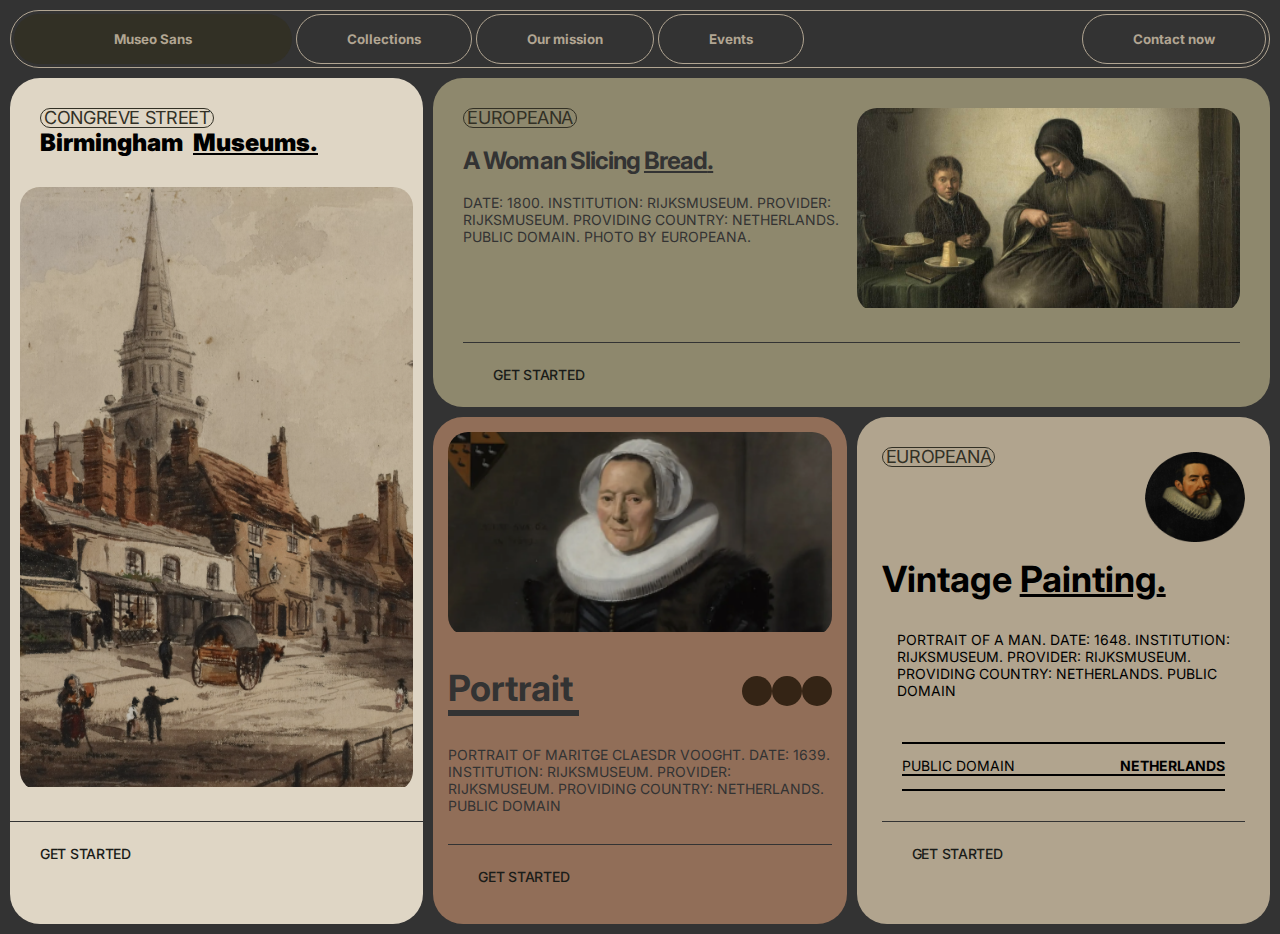
<file: Module_Test/index.html>
<!DOCTYPE html>
<html lang="en">

<head>
    <meta charset="UTF-8" />
    <meta http-equiv="X-UA-Compatible" content="IE=edge" />
    <meta name="viewport" content="width=device-width, initial-scale=1.0" />
    <title>Frontend One Module Test</title>
    <link rel="stylesheet" href="style.css" />
    <link rel="preconnect" href="https://fonts.googleapis.com" />
    <link rel="preconnect" h2ref="https://fonts.gstatic.com" crossorigin />
    <link href="https://fonts.googleapis.com/css2?family=Poppins&display=swap" rel="stylesheet" />
    <link rel="stylesheet" href="https://cdnjs.cloudflare.com/ajax/libs/font-awesome/6.4.0/css/all.min.css"
    integrity="sha512-iecdLmaskl7CVkqkXNQ/ZH/XLlvWZOJyj7Yy7tcenmpD1ypASozpmT/E0iPtmFIB46ZmdtAc9eNBvH0H/ZpiBw=="
    crossorigin="anonymous" referrerpolicy="no-referrer" />
    <link href="https://cdn.jsdelivr.net/npm/bootstrap@5.0.2/dist/css/bootstrap.min.css" rel="stylesheet"
        integrity="sha384-EVSTQN3/azprG1Anm3QDgpJLIm9Nao0Yz1ztcQTwFspd3yD65VohhpuuCOmLASjC" crossorigin="anonymous" />
    <link rel="stylesheet"
        href="https://fonts.googleapis.com/css2?family=Material+Symbols+Outlined:opsz,wght,FILL,GRAD@20..48,100..700,0..1,-50..200" />
</head>

<body class="color">
   <div class="main-cont">
    <header>
        <nav class="nav-container">
            <div class="left-half">
                <button class="first-button">Museo Sans</button>
                <button class="hover-btn">Collections</button>
                <button class="hover-btn">Our mission</button>
                <button class="hover-btn">Events</button>
            </div>
            <div class="right-half">
                <button class="hover-btn">Contact now</button>
            </div>
            <div class="responsive">
                <button class="hover-btn menu">Menu</button>
            </div>
        </nav>
    </header>
    <main>
        <div class="card-container">
            <div class="item-1">
               <div class="con-left">
                <p class="heading">CONGREVE STREET</p>
                <h2><b>Birmingham &nbsp;<u>Museums.</u></b></h2>
               </div>
                <div class="image">
                    <div>
                        <img src="./Images/CONGREVE_STREET.png" alt="Birmingham-Museums-Image" class="img1" />
                    </div>
                </div>
                <div class="last-item">
                    <p>GET STARTED</p>
                    <i class="fa-solid fa-arrow-right fa-beat fa-sm"></i>
                </div>
            </div>
            <div class="item-2">
                <div class="item-2-upper">
                    <div class="con2">
                        <p class="heading">EUROPEANA</p> <br><br>
                        <h2>A Woman Slicing <u>Bread<span>.</span></u></h2> <br>
                        <p>
                            DATE: 1800. INSTITUTION: RIJKSMUSEUM. PROVIDER: RIJKSMUSEUM.
                            PROVIDING COUNTRY: NETHERLANDS. PUBLIC DOMAIN. PHOTO BY
                            EUROPEANA.
                        </p>
                    </div>
                    <div class="image" style="padding: 20px">
                        <div>
                            <img src="./Images/EUROPEANA.png" alt="EUROPEANA-Image" class="img2"/>
                        </div>
                    </div>
                </div>
                <div class="last-item">
                    <p>GET STARTED</p>
                    <span class="arr">
                        <i class="fa-solid fa-arrow-right fa-beat fa-sm"></i>
                    </span>
                   
                </div>
            </div>
            <div class="item-3">
                <div class="image" style="padding: 20px">
                    <div>
                        <img src="./Images/portrait.png" alt="EUROPEANA-Image" class="img3"/>
                    </div>
                </div>
                <div class="item3-con">
                    <div class="div">
                        <p class="potrait">Portrait</p>
                        <div class="ball">
                           <div class="single"></div> 
                           <div class="single"></div> 
                           <div class="single"></div> 
                        </div>
                    </div>
                    
                    <p class="below">
                        PORTRAIT OF MARITGE CLAESDR VOOGHT. DATE: 1639. INSTITUTION:
                        RIJKSMUSEUM. PROVIDER: RIJKSMUSEUM. PROVIDING COUNTRY: NETHERLANDS.
                        PUBLIC DOMAIN
                    </p>
                    <div class="last-item">
                        <p>GET STARTED</p>
                        <span class="arr">
                            <i class="fa-solid fa-arrow-right fa-beat fa-sm"></i>
                        </span>
                    </div>
                </div>
               
            </div>
            <div class="item-4">
                <div>
                    <p class="heading">EUROPEANA</p>
                    <div class="circle-image">
                        <div>
                            <img src="./Images/paintinglogo.png" alt="EUROPEANA-Image" class="img4"/>
                        </div>
                    </div>
                </div>
                <h2>Vintage <u>Painting<span>.</span></u></h2>
                <p class="para">
                    PORTRAIT OF A MAN. DATE: 1648. INSTITUTION: RIJKSMUSEUM. PROVIDER:
                    RIJKSMUSEUM. PROVIDING COUNTRY: NETHERLANDS. PUBLIC DOMAIN
                </p>
                <section class="line">
                    <p>PUBLIC DOMAIN</p>
                    <p style="font-weight: bold">NETHERLANDS</p>
                </section>
                <div class="ln"></div>
                <div class="last-item">
                    <p>GET STARTED</p>
                    <span class="arr">
                        <i class="fa-solid fa-arrow-right fa-beat fa-sm"></i>
                    </span>
                </div>
            </div>
        </div>
    </main>
   </div>
    <script src="https://cdn.jsdelivr.net/npm/bootstrap@5.0.2/dist/js/bootstrap.bundle.min.js"
        integrity="sha384-MrcW6ZMFYlzcLA8Nl+NtUVF0sA7MsXsP1UyJoMp4YLEuNSfAP+JcXn/tWtIaxVXM"
        crossorigin="anonymous"></script>
</body>

</html>
</file>
<file: Module_Test/style.css>
@import url('https://fonts.googleapis.com/css2?family=Inter:wght@100;200;300;400;500;600;700;800&display=swap');
* {
    font-family: 'Inter', sans-serif;
    margin: 0;
    padding: 0;
    box-sizing: border-box;
  }
  .main-cont {
    padding: 10px;
    max-width: 1440px;
    margin: 0 auto;
  }
  .color {
    background-color: #333333;
  }
  .nav-container {
    display: flex;
    justify-content: space-between;
    padding: 3px;
    border: 1px solid #b1a592;
    border-radius: 30px;
  }
  .nav-container button {
    font-weight: 700;
    height: 50px;
    border: 1px solid #b1a592;
    border-radius: 25px;
    color: #b1a592;
    padding: 0 50px;
    background-color: transparent;
  }
  .first-button {
    background-color: #323025 !important;
    border: none !important;
    padding: 0 100px !important;
  }
  .hover-btn:hover {
    background-color: #b1a592;
    color: #333333;
  }
  .card-container {
   margin: 10px 0 0;
  }
  .item-1 {
    background-color: #dfd6c5;
    border-radius: 30px;
    display: flex;
    flex-direction: column;
  }
  
  .heading {
    color: #323025 !important;
    border: 1px solid #323025 !important;
    display: inline-block;
    padding-left: 3px !important;
    padding-right: 3px;
    text-transform: uppercase;
    border-radius: 10px !important;
    font-size: 18px !important;
    font-weight: 400;
    height: auto;
    letter-spacing: -0.02em;
    line-height: 1;
    text-align: center;
    width: auto;
    max-width: 100%;
    justify-content: center;
  }
  .con-left {
    padding: 30px;
  }
  .con-left h2{
    display: flex;
    flex-direction: row;
  }
  .item-1 > .image{
    margin: 0 10px 0 10px !important;
  }
  .item-1 > h2,
  .item-2-upper > div > h2 ,.item-4 > div > h2{
    font-weight: 700 !important;
    color: #333333;
    letter-spacing: -0.04em;
  }

  .item-2-upper{
    display: flex;
    flex-direction: row;
  }

  .image {
     padding: 0 !important;
    display: inline-block;
   
  }
  .last-item {
    
    display: flex;
    justify-content: space-between;
    border-top: 1px solid #333333;
    align-items: center;
    margin: 30px 0 0;
    padding: 0 30px;
    height: 65px;
  }
  .image > div > img {
    object-fit: cover;
    transition: all 0.4s ease-in-out;
    width: 100;
    width: 100%;
    height: 100%;
  }
  .image > div {
     object-fit: cover;
    overflow: hidden;
    border-radius: 20px;
    
  }
  .item-1:hover > .image > div > img,
  .item-2:hover > .item-2-upper > .image > div > img,
  .item-3:hover > .image > div > img {
    transform: scale(1.1);
  }
  .item-2-upper {
    display: flex;
    justify-content: space-between;
    align-items: flex-start;
  }
  .item-2 {
    background-color: #8e886d;
    border-radius: 30px;
    line-height: 1.2;
    padding: 30px 30px 0;
  }
  .con2 {
    flex-direction: column;
    align-content: flex-start;
    align-items: flex-start;
    background: rgba(0,0,0,0.0);
    flex: none;
    flex-wrap: nowrap;
    height: 100%;
    justify-content: flex-start;
    margin: 0px 5px 0px 0px;
    width: 50%;
  }
  .item-2-upper > div > p {
    color: #333333;
    padding-bottom: 0;
    font-size: 14px;
    margin-bottom: 0 !important;
  }
  .last-item > p {
    font-size: 14px;
    font-weight: 500;
    height: auto;
    letter-spacing: -0.02em;
    line-height: 1.4;
    color: #1a1c19;
  }
  .img2 {
    height: 200px !important;
  }
  .img1 {
    height: 600px !important;
  }
  .img3 {
    height: 200px !important;
  }
  .img4 {
    height: 90px !important;
  }

  .item-3 {
    background: #916e58;
    border-radius: 30px;
   
  }
  .item-3 > .image {
    margin: 15px;
    
  }
  .div {
    display: flex;
    justify-content: space-between;
    align-items: center;
  }
  .item-3 .potrait {
    font-size: 36px;
    color: #333333;
    font-weight: bold;
  }
  .ball {
    display: flex;
  }
  .ball > .single {
    background: #342415;
    border-radius: 50%;
    flex: none;
    height: 30px;
    width: 30px;
    max-width: 100%;
  }
  
.item-3 .potrait::after{
  content:'';
  display:block;
  border:3px solid #333333 ;
  width:100%;
  transition: all 0.5s ease-out;
 }
  .item-3 .below {
    padding-top: 30px;
    font-weight: 400;
    font-size: 14px;
    color: #333333;
  }
  .item3-con {
    margin: 15px;
  }
  .item-4 {
    position: relative;
    background-color: #b1a48e;
    border-radius: 30px;
    padding: 30px 25px 0 25px;
  }
  .circle-image {
    position: absolute;
    top: 10px;
    right: 0px;
    height: 50px;
    width: 150px;
    padding: 25px;
  }
  .circle-image > div {
    overflow: hidden;
    border-radius: 80px;
  }
  .circle-image > div > img {
    transition: all 0.4s ease-in-out;
    width: 100%;
  }
  .item-4:hover > div > .circle-image > div > img {
    transform: scale(1.1);
  }
  .item-4 > div {
    display: flex;
    justify-content: space-between;
    align-items: center;
  }
  .item-4 > h2 {
    font-weight: 700;
    font-size: 36px;
    padding-top: 90px;
  }

  .item-4 > p {
    font-size: 14px;
    padding: 30px 15px;
  }
  .line > p {
    font-size: 14px;
    padding-top: 13px;

  }
  .line {
    display: flex;
    justify-content: space-between;
    align-items: center;
    border-top: 2px solid black;
    border-bottom: 2px solid black;
    margin: 13px 20px;
  }
  .ln {
    border-top: 2px solid black;
    margin: 3px 20px !important;
  }
  
  .card-container {
    display: grid;
    grid-template-columns: 1fr 1fr 1fr;
    gap: 10px;
  }
  .item-1 {
    grid-row: 1/3;
  }
  .item-2 {
    grid-column: 2/4;
  }

  @media (min-width: 840px) {
    .responsive {
      display: none;
    }
  }
  @media (max-width: 840px) {
    .card-container {
      display: grid;
      grid-template-columns: 1fr 1fr;
      gap: 15px;
    }
    .item-1,
    .item-2 {
      grid-column: 1/3;
    }
    .item-1 > h2 {
      padding-top: 0;
      padding-bottom: 20px;
    }
    .left-half > .hover-btn,
    .right-half {
      display: none;
    }
    .left-half {
      flex-grow: 1;
      display: flex;
    }
    .first-button {
      flex-grow: 1;
    }
  }
  @media (max-width: 540px) {
    .card-container {
      display: grid;
      grid-template-columns: 1fr;
      gap: 15px;
    }
    .item-1,
    .item-2 {
      grid-column: 1/2;
    }
    .item-4 > h2 {
      margin-top: 40px;
    }
    .responsive {
      display: flex;
     
    }
    .menu {
      padding: 0 10px !important;
    }
    .item-2-upper {
      justify-content: space-between;
      align-items: flex-start;
      flex-direction: column;
    }
    .con2{
        display: flex;
        flex-direction: column;
        width: 100%;
    }
    .con2 p{
        justify-content: center;
        align-items: center;
    }
  }
  .item-3 > h2 {
    display: inline-block;
    position: relative;
  }
  .item-3 > h2::before {
    content: "";
    position: absolute;
    left: 20px;
    bottom: 0;
    width: 0%;
    height: 5px;
    background-color: #333333;
    transition: width 1s ease-out;
  }
  .item-3:hover > h2::before {
    width: 80%;
  }
  @media screen and (min-width:320px) and (max-width: 540px) {
   
    .responsive .menu {
      padding: 0 40px 0!important;
      
    }
   
  }
  @media screen and (min-width:840px) and (max-width: 1113px) {
      .left-half{
        display: flex;
      }
      .nav-container{
        flex-wrap: wrap;
      }
      .nav-container button {
        padding: 0 32px;
        font-size: 14px;
      }
      .first-button {
        padding: 0 70px !important;
     }
    
  }
</file>
